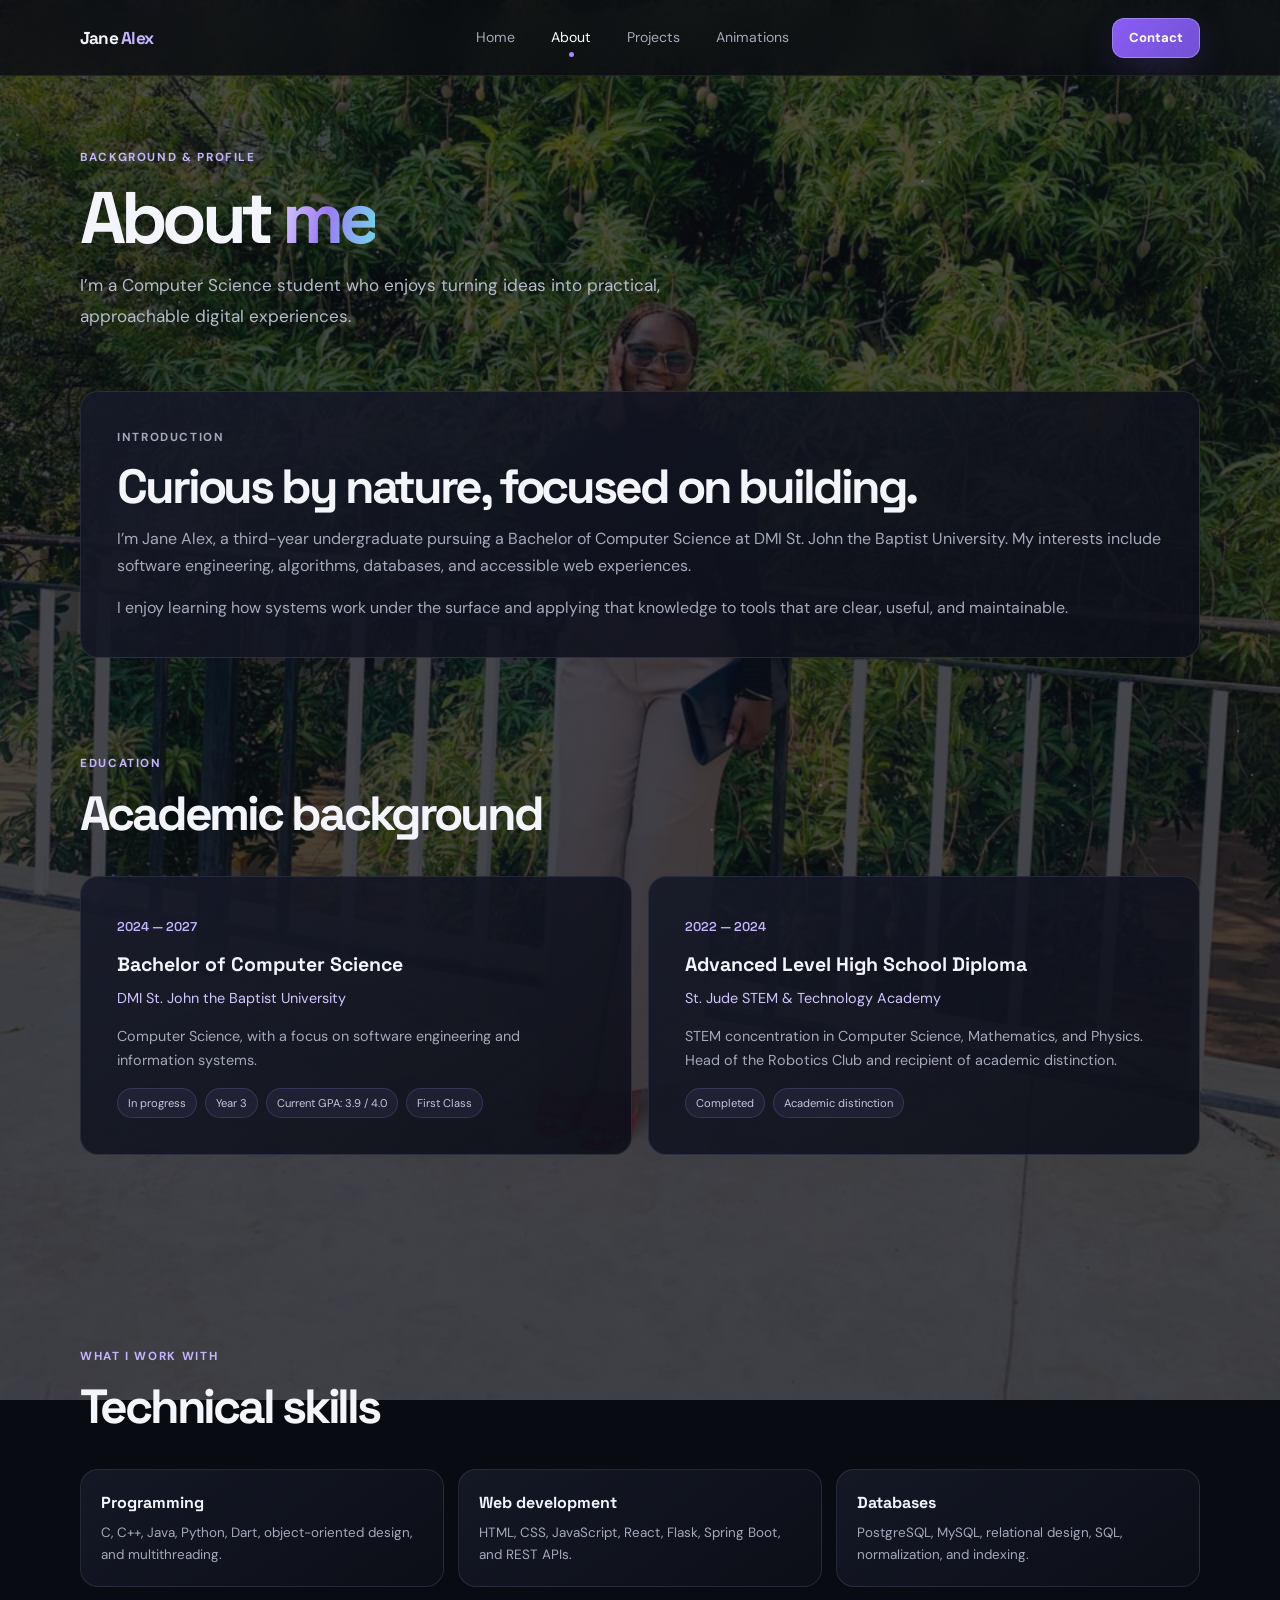
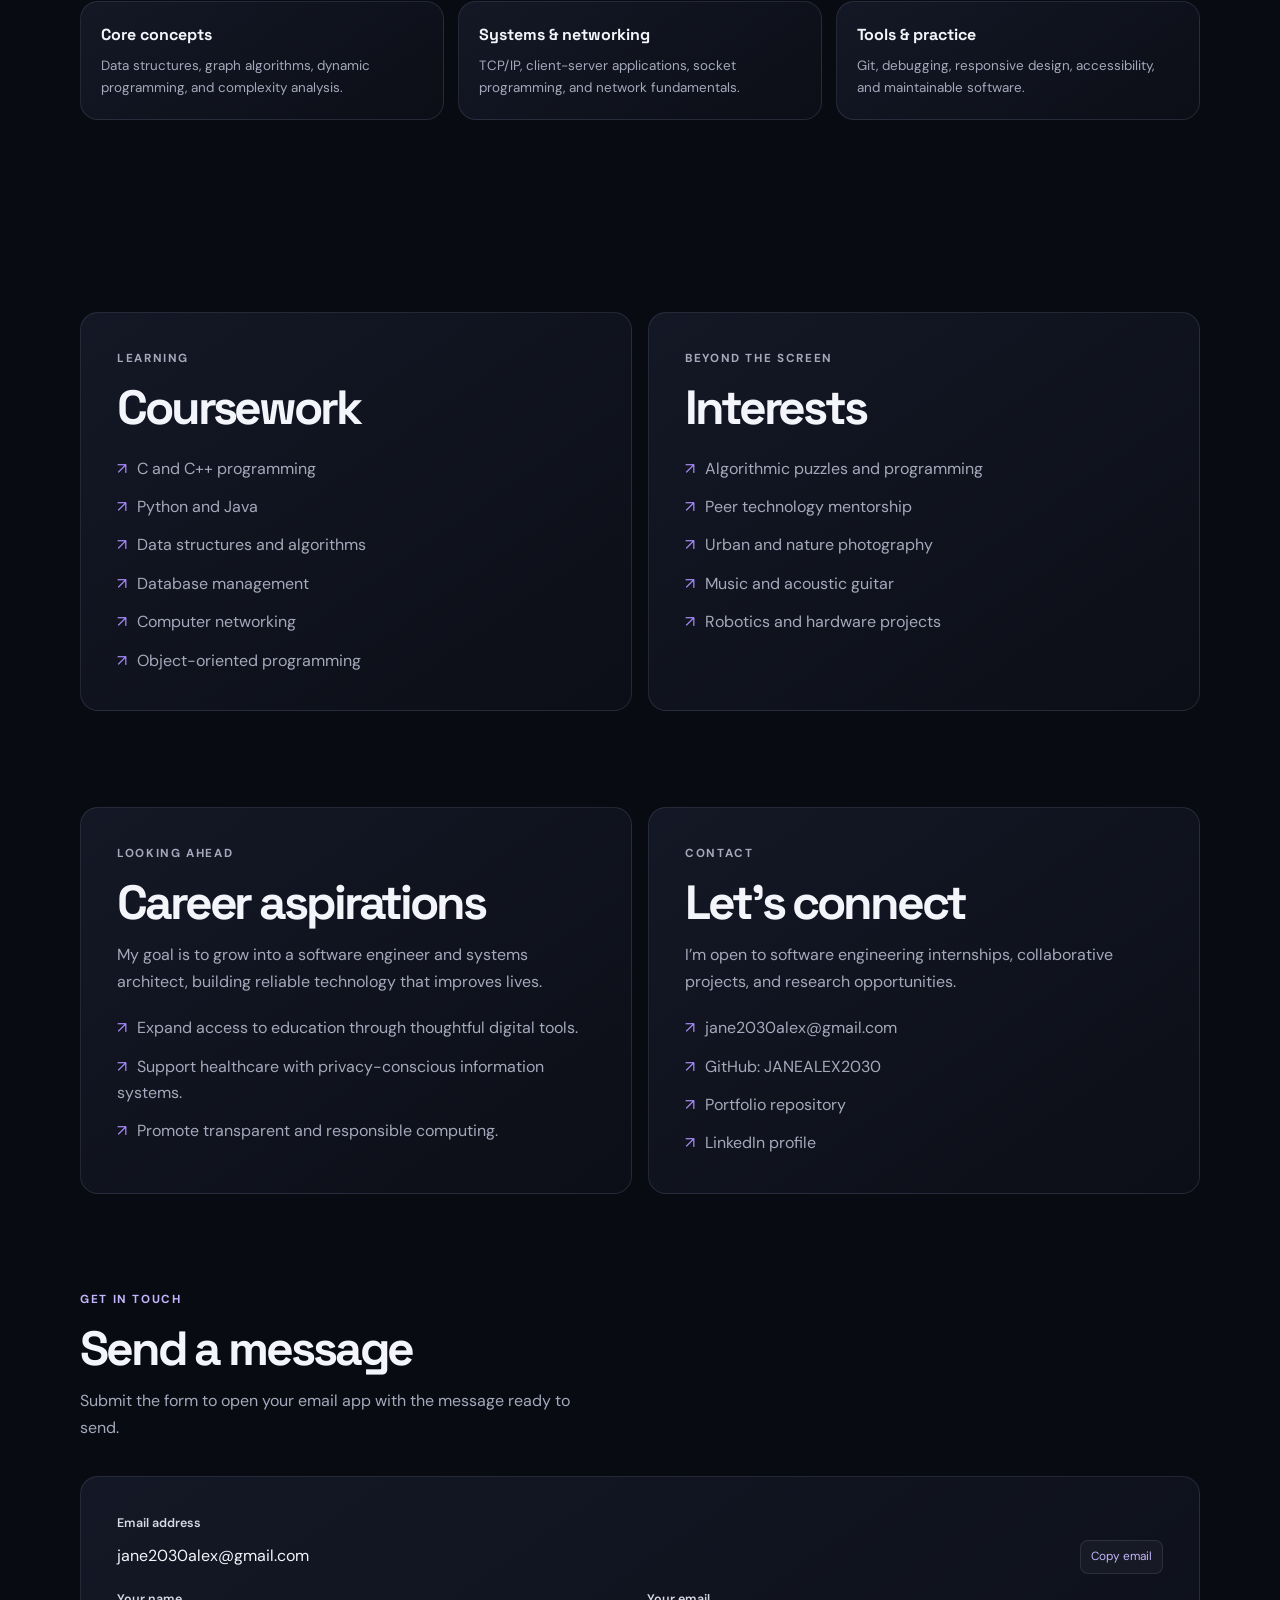
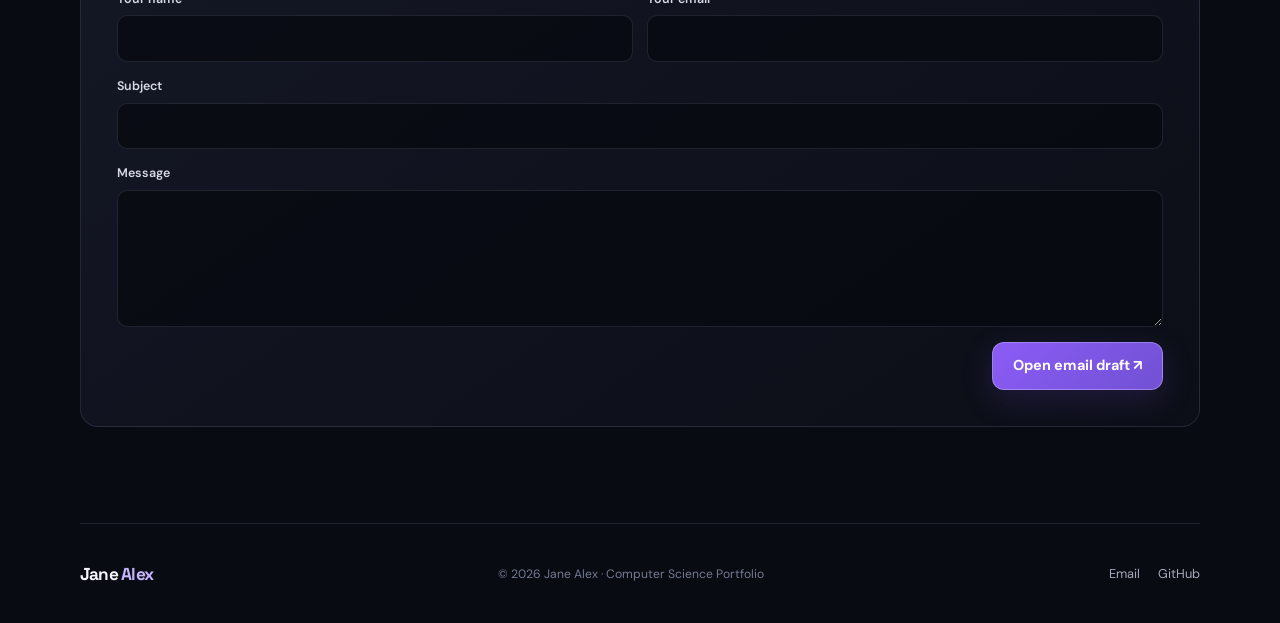
<file: about.html>
<!doctype html>
<html lang="en">
  <head>
    <meta charset="utf-8">
    <meta name="viewport" content="width=device-width, initial-scale=1">
    <meta name="description" content="Learn about Jane Alex, her education, skills, interests, and career goals.">
    <title>About | Jane Alex</title>
    <link rel="preconnect" href="https://fonts.googleapis.com">
    <link rel="preconnect" href="https://fonts.gstatic.com" crossorigin>
    <link href="https://fonts.googleapis.com/css2?family=DM+Sans:wght@400;500;600;700&family=Space+Grotesk:wght@400;500;600;700&display=swap" rel="stylesheet">
    <link rel="stylesheet" href="css/style.css">
    <script type="module" src="js/script.js"></script>
  </head>
  <body>
    <canvas class="ambient-canvas" aria-hidden="true"></canvas>
    <header class="site-header">
      <a class="brand" href="index.html">Jane <span>Alex</span></a>
      <button class="menu-toggle" type="button" aria-expanded="false" aria-controls="primary-nav" aria-label="Toggle navigation"><span></span><span></span><span></span></button>
      <nav class="primary-nav" id="primary-nav" aria-label="Main navigation">
        <a data-page="home" href="index.html">Home</a><a data-page="about" href="about.html">About</a><a data-page="projects" href="projects.html">Projects</a><a data-page="animations" href="animations.html">Animations</a>
      </nav>
      <a class="button button-small header-contact" href="mailto:jane2030alex@gmail.com">Contact</a>
    </header>

    <main class="page-width inner-page">
      <section class="page-title reveal"><p class="eyebrow">Background &amp; profile</p><h1>About <span class="gradient-text">me</span></h1><p class="lead">I’m a Computer Science student who enjoys turning ideas into practical, approachable digital experiences.</p></section>

      <section class="content-panel reveal">
        <p class="eyebrow">Introduction</p>
        <h2>Curious by nature, focused on building.</h2>
        <p>I’m Jane Alex, a third-year undergraduate pursuing a Bachelor of Computer Science at DMI St. John the Baptist University. My interests include software engineering, algorithms, databases, and accessible web experiences.</p>
        <p>I enjoy learning how systems work under the surface and applying that knowledge to tools that are clear, useful, and maintainable.</p>
      </section>

      <section class="section">
        <div class="section-heading reveal"><p class="eyebrow">Education</p><h2>Academic background</h2></div>
        <div class="education-grid">
          <article class="content-panel education-card reveal"><span class="timeline-date">2024 — 2027</span><h3>Bachelor of Computer Science</h3><p class="accent-text">DMI St. John the Baptist University</p><p>Computer Science, with a focus on software engineering and information systems.</p><div class="tag-row"><span>In progress</span><span>Year 3</span><span>Current GPA: 3.9 / 4.0</span><span>First Class</span></div></article>
          <article class="content-panel education-card reveal"><span class="timeline-date">2022 — 2024</span><h3>Advanced Level High School Diploma</h3><p class="accent-text">St. Jude STEM &amp; Technology Academy</p><p>STEM concentration in Computer Science, Mathematics, and Physics. Head of the Robotics Club and recipient of academic distinction.</p><div class="tag-row"><span>Completed</span><span>Academic distinction</span></div></article>
        </div>
      </section>

      <section class="section">
        <div class="section-heading reveal"><p class="eyebrow">What I work with</p><h2>Technical skills</h2></div>
        <div class="skills-grid">
          <article class="skill-card reveal"><h3>Programming</h3><p>C, C++, Java, Python, Dart, object-oriented design, and multithreading.</p></article>
          <article class="skill-card reveal"><h3>Web development</h3><p>HTML, CSS, JavaScript, React, Flask, Spring Boot, and REST APIs.</p></article>
          <article class="skill-card reveal"><h3>Databases</h3><p>PostgreSQL, MySQL, relational design, SQL, normalization, and indexing.</p></article>
          <article class="skill-card reveal"><h3>Core concepts</h3><p>Data structures, graph algorithms, dynamic programming, and complexity analysis.</p></article>
          <article class="skill-card reveal"><h3>Systems &amp; networking</h3><p>TCP/IP, client-server applications, socket programming, and network fundamentals.</p></article>
          <article class="skill-card reveal"><h3>Tools &amp; practice</h3><p>Git, debugging, responsive design, accessibility, and maintainable software.</p></article>
        </div>
      </section>

      <section class="section two-column">
        <article class="content-panel reveal"><p class="eyebrow">Learning</p><h2>Coursework</h2><ul class="clean-list"><li>C and C++ programming</li><li>Python and Java</li><li>Data structures and algorithms</li><li>Database management</li><li>Computer networking</li><li>Object-oriented programming</li></ul></article>
        <article class="content-panel reveal"><p class="eyebrow">Beyond the screen</p><h2>Interests</h2><ul class="clean-list"><li>Algorithmic puzzles and programming</li><li>Peer technology mentorship</li><li>Urban and nature photography</li><li>Music and acoustic guitar</li><li>Robotics and hardware projects</li></ul></article>
      </section>

      <section class="two-column">
        <article class="content-panel reveal"><p class="eyebrow">Looking ahead</p><h2>Career aspirations</h2><p>My goal is to grow into a software engineer and systems architect, building reliable technology that improves lives.</p><ul class="clean-list"><li>Expand access to education through thoughtful digital tools.</li><li>Support healthcare with privacy-conscious information systems.</li><li>Promote transparent and responsible computing.</li></ul></article>
        <article class="content-panel reveal"><p class="eyebrow">Contact</p><h2>Let’s connect</h2><p>I’m open to software engineering internships, collaborative projects, and research opportunities.</p><ul class="clean-list"><li><a href="mailto:jane2030alex@gmail.com">jane2030alex@gmail.com</a></li><li><a href="https://github.com/JANEALEX2030" target="_blank" rel="noopener noreferrer">GitHub: JANEALEX2030</a></li><li><a href="https://github.com/JANEALEX2030/personal-portfolio" target="_blank" rel="noopener noreferrer">Portfolio repository</a></li><li><a href="https://linkedin.com/in/jane-alex-cs" target="_blank" rel="noopener noreferrer">LinkedIn profile</a></li></ul></article>
      </section>

      <section class="section" id="contact">
        <div class="section-heading reveal"><p class="eyebrow">Get in touch</p><h2>Send a message</h2><p class="section-intro">Submit the form to open your email app with the message ready to send.</p></div>
        <form class="content-panel contact-form reveal" id="contact-form">
          <div class="form-field"><label for="contact-email-display">Email address</label><div class="form-actions"><a id="contact-email-display" href="mailto:jane2030alex@gmail.com">jane2030alex@gmail.com</a><button class="email-copy" type="button" data-copy-email>Copy email</button></div></div>
          <div class="contact-form-grid">
            <div class="form-field"><label for="sender-name">Your name</label><input id="sender-name" name="name" autocomplete="name" required></div>
            <div class="form-field"><label for="sender-email">Your email</label><input id="sender-email" name="email" type="email" autocomplete="email" required></div>
            <div class="form-field form-field-full"><label for="message-subject">Subject</label><input id="message-subject" name="subject" required></div>
            <div class="form-field form-field-full"><label for="message-body">Message</label><textarea id="message-body" name="message" rows="5" required></textarea></div>
          </div>
          <div class="form-actions"><p class="form-status" id="contact-status" role="status" aria-live="polite"></p><button class="button" type="submit">Open email draft ↗</button></div>
        </form>
      </section>
    </main>

    <footer class="site-footer page-width"><a class="brand" href="index.html">Jane <span>Alex</span></a><p>© 2026 Jane Alex · Computer Science Portfolio</p><div class="footer-links"><a href="mailto:jane2030alex@gmail.com">Email</a><a href="https://github.com/JANEALEX2030" target="_blank" rel="noopener noreferrer">GitHub</a></div></footer>
  </body>
</html>
</file>
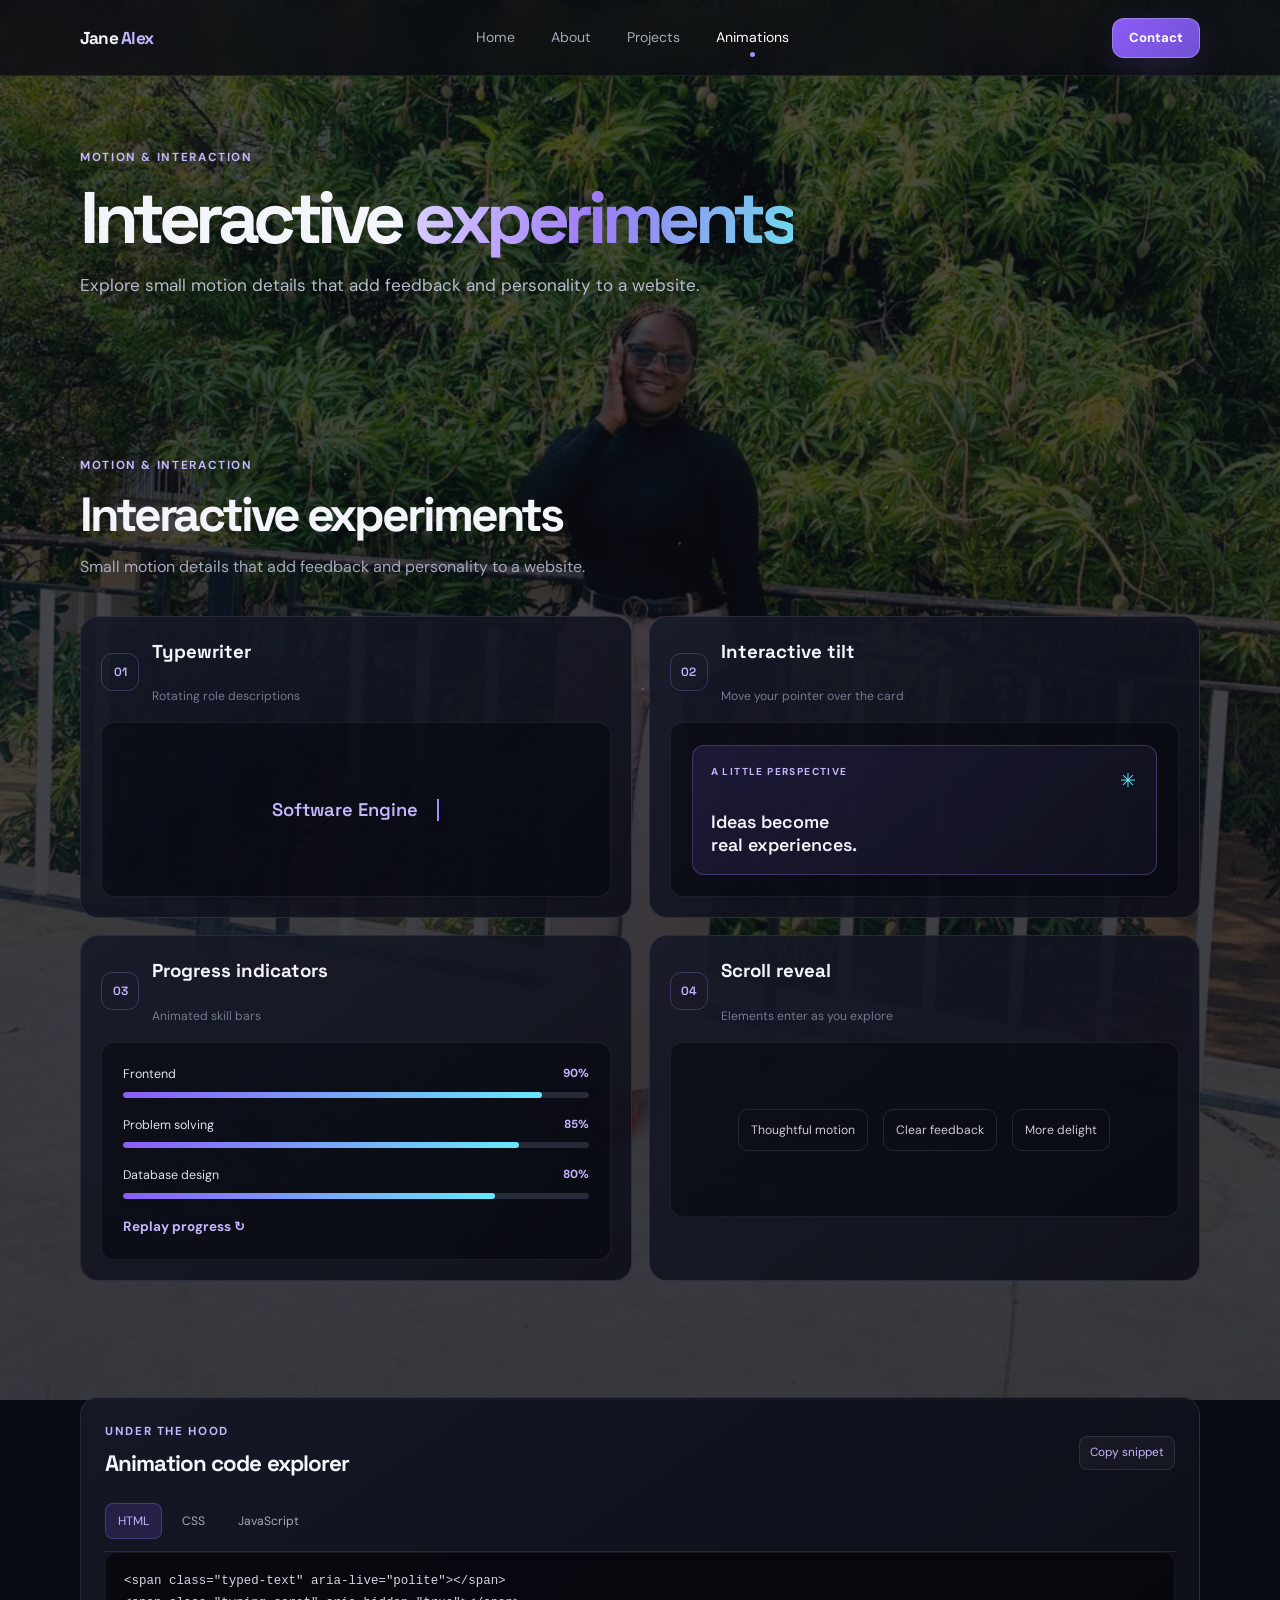
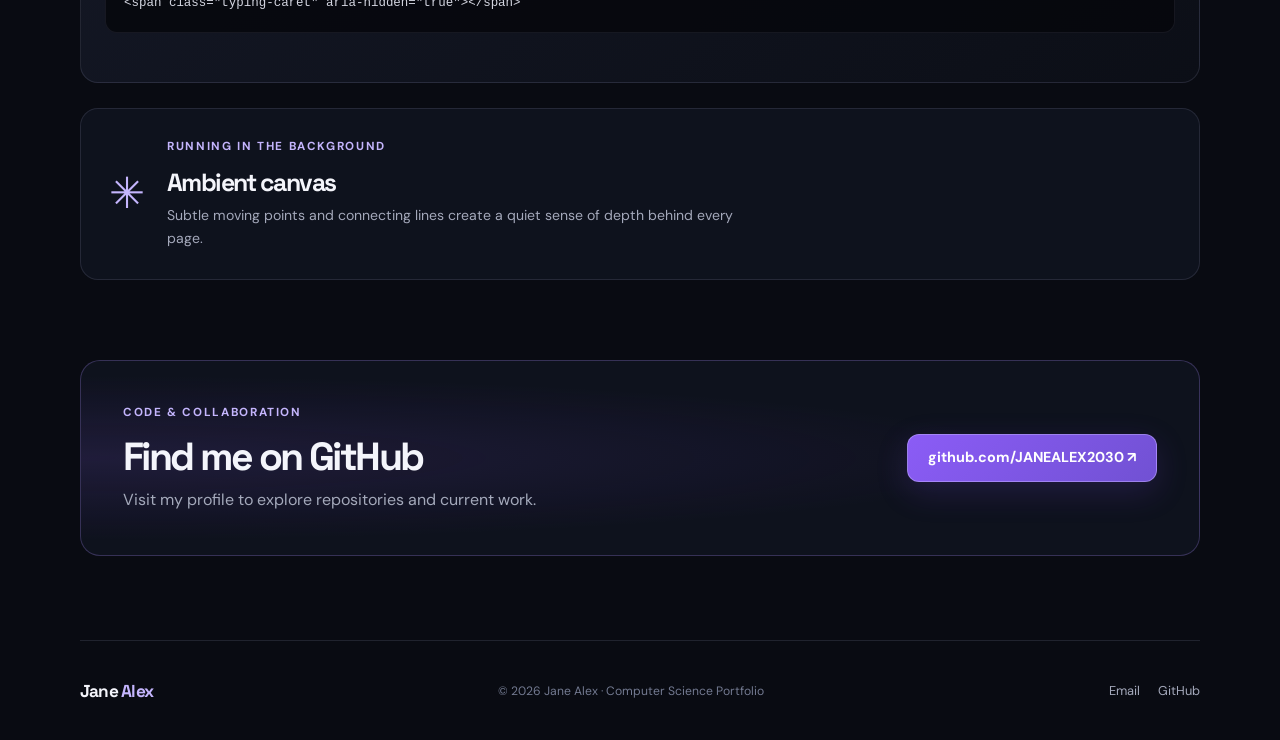
<file: animations.html>
<!doctype html>
<html lang="en">
  <head>
    <meta charset="utf-8">
    <meta name="viewport" content="width=device-width, initial-scale=1">
    <meta name="description" content="Interactive web animation demonstrations by Jane Alex.">
    <title>Animations | Jane Alex</title>
    <link rel="preconnect" href="https://fonts.googleapis.com">
    <link rel="preconnect" href="https://fonts.gstatic.com" crossorigin>
    <link href="https://fonts.googleapis.com/css2?family=DM+Sans:wght@400;500;600;700&family=Space+Grotesk:wght@400;500;600;700&display=swap" rel="stylesheet">
    <link rel="stylesheet" href="css/style.css">
    <script type="module" src="js/script.js"></script>
  </head>
  <body>
    <canvas class="ambient-canvas" aria-hidden="true"></canvas>
    <header class="site-header">
      <a class="brand" href="index.html">Jane <span>Alex</span></a>
      <button class="menu-toggle" type="button" aria-expanded="false" aria-controls="primary-nav" aria-label="Toggle navigation"><span></span><span></span><span></span></button>
      <nav class="primary-nav" id="primary-nav" aria-label="Main navigation">
        <a data-page="home" href="index.html">Home</a><a data-page="about" href="about.html">About</a><a data-page="projects" href="projects.html">Projects</a><a data-page="animations" href="animations.html">Animations</a>
      </nav>
      <a class="button button-small header-contact" href="mailto:jane2030alex@gmail.com">Contact</a>
    </header>

    <main class="page-width inner-page">
      <section class="page-title reveal"><p class="eyebrow">Motion &amp; interaction</p><h1>Interactive <span class="gradient-text">experiments</span></h1><p class="lead">Explore small motion details that add feedback and personality to a website.</p></section>
      <section class="section" id="animations">
        <div class="section-heading reveal"><p class="eyebrow">Motion &amp; interaction</p><h2>Interactive experiments</h2><p class="section-intro">Small motion details that add feedback and personality to a website.</p></div>
        <div class="demo-grid">
          <article class="demo-card reveal"><div class="demo-heading"><span class="demo-number">01</span><div><h3>Typewriter</h3><p>Rotating role descriptions</p></div></div><div class="demo-stage typing-stage"><span id="demo-typed">Software Engineer</span><span class="typing-caret" aria-hidden="true"></span></div></article>
          <article class="demo-card reveal"><div class="demo-heading"><span class="demo-number">02</span><div><h3>Interactive tilt</h3><p>Move your pointer over the card</p></div></div><div class="demo-stage"><div class="tilt-card" data-tilt><span class="eyebrow">A little perspective</span><strong>Ideas become<br>real experiences.</strong><span class="tilt-spark">✳</span></div></div></article>
          <article class="demo-card reveal"><div class="demo-heading"><span class="demo-number">03</span><div><h3>Progress indicators</h3><p>Animated skill bars</p></div></div><div class="demo-stage skill-demo"><div class="meter-row"><div><span>Frontend</span><b>90%</b></div><div class="meter"><i data-level="90"></i></div></div><div class="meter-row"><div><span>Problem solving</span><b>85%</b></div><div class="meter"><i data-level="85"></i></div></div><div class="meter-row"><div><span>Database design</span><b>80%</b></div><div class="meter"><i data-level="80"></i></div></div><button class="text-link replay-button" type="button">Replay progress ↻</button></div></article>
          <article class="demo-card reveal"><div class="demo-heading"><span class="demo-number">04</span><div><h3>Scroll reveal</h3><p>Elements enter as you explore</p></div></div><div class="demo-stage reveal-sample"><span class="reveal-chip">Thoughtful motion</span><span class="reveal-chip">Clear feedback</span><span class="reveal-chip">More delight</span></div></article>
        </div>
      </section>
      <section class="code-explorer reveal" aria-labelledby="code-explorer-title">
        <div class="code-explorer-heading"><div><p class="eyebrow">Under the hood</p><h2 id="code-explorer-title">Animation code explorer</h2></div><button class="email-copy code-copy" type="button" id="copy-code">Copy snippet</button></div>
        <div class="code-tabs" role="tablist" aria-label="Code language">
          <button class="code-tab" type="button" role="tab" data-code-tab="html" aria-selected="true">HTML</button>
          <button class="code-tab" type="button" role="tab" data-code-tab="css" aria-selected="false">CSS</button>
          <button class="code-tab" type="button" role="tab" data-code-tab="js" aria-selected="false">JavaScript</button>
        </div>
        <pre class="code-block"><code id="demo-code">&lt;span class="typed-text" aria-live="polite"&gt;&lt;/span&gt;
&lt;span class="typing-caret" aria-hidden="true"&gt;&lt;/span&gt;</code></pre>
        <p class="form-status" id="code-status" role="status" aria-live="polite"></p>
      </section>
      <section class="ambient-note reveal"><span class="ambient-symbol">✳</span><div><p class="eyebrow">Running in the background</p><h2>Ambient canvas</h2><p>Subtle moving points and connecting lines create a quiet sense of depth behind every page.</p></div></section>
      <section class="contact-panel reveal"><div><p class="eyebrow">Code &amp; collaboration</p><h2>Find me on GitHub</h2><p>Visit my profile to explore repositories and current work.</p></div><a class="button" href="https://github.com/JANEALEX2030" target="_blank" rel="noopener noreferrer">github.com/JANEALEX2030 ↗</a></section>
    </main>

    <footer class="site-footer page-width"><a class="brand" href="index.html">Jane <span>Alex</span></a><p>© 2026 Jane Alex · Computer Science Portfolio</p><div class="footer-links"><a href="mailto:jane2030alex@gmail.com">Email</a><a href="https://github.com/JANEALEX2030" target="_blank" rel="noopener noreferrer">GitHub</a></div></footer>
  </body>
</html>
</file>
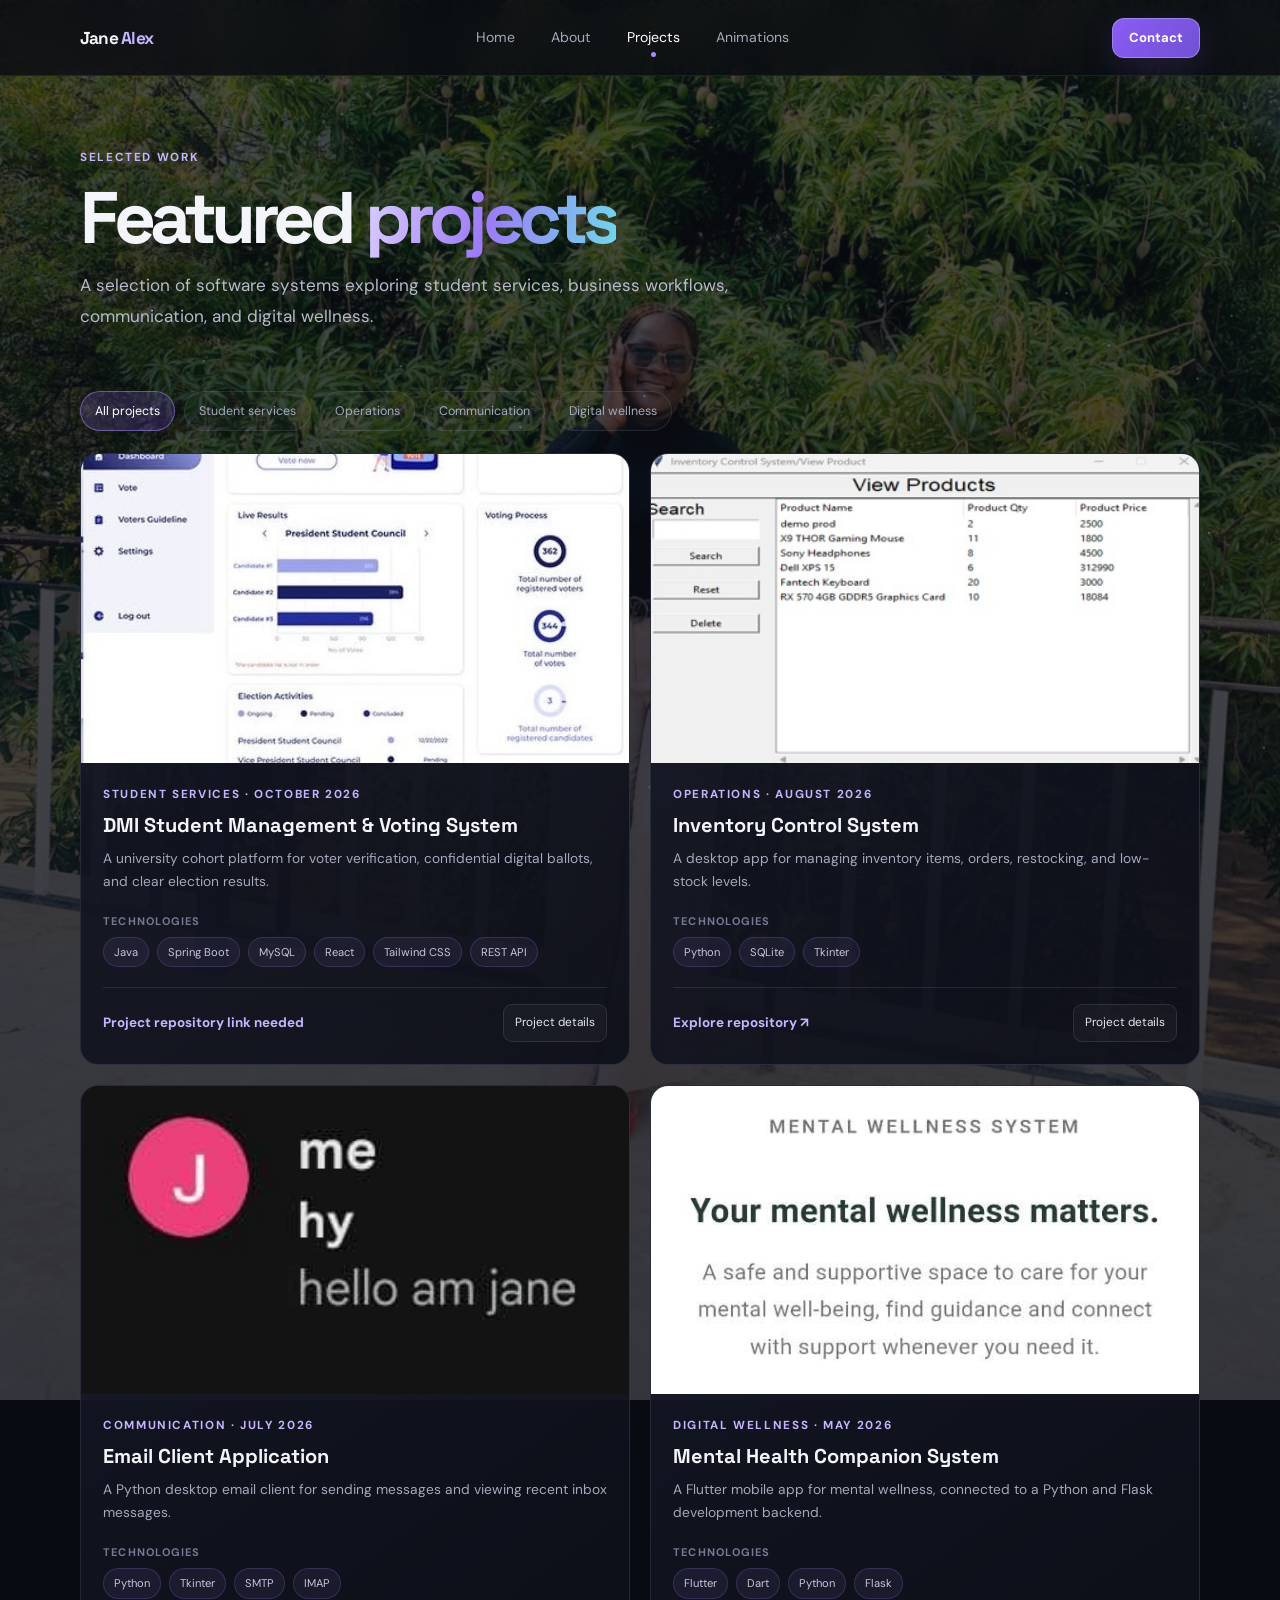
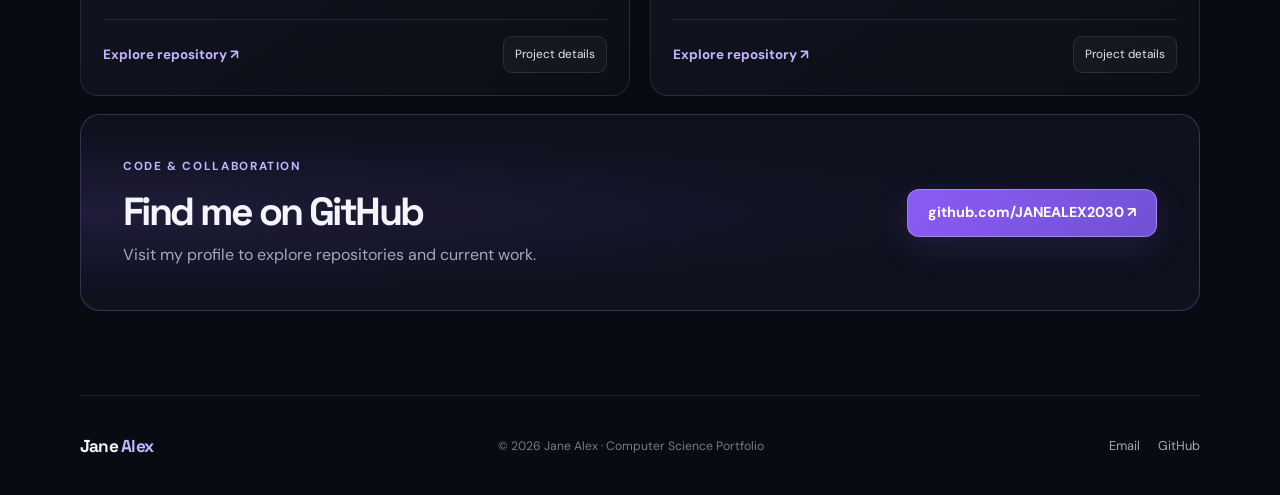
<file: projects.html>
<!doctype html>
<html lang="en">
  <head>
    <meta charset="utf-8">
    <meta name="viewport" content="width=device-width, initial-scale=1">
    <meta name="description" content="Explore Jane Alex's software projects in student services, operations, communication, and digital wellness.">
    <title>Projects | Jane Alex</title>
    <link rel="preconnect" href="https://fonts.googleapis.com">
    <link rel="preconnect" href="https://fonts.gstatic.com" crossorigin>
    <link href="https://fonts.googleapis.com/css2?family=DM+Sans:wght@400;500;600;700&family=Space+Grotesk:wght@400;500;600;700&display=swap" rel="stylesheet">
    <link rel="stylesheet" href="css/style.css">
    <script type="module" src="js/script.js"></script>
  </head>
  <body>
    <canvas class="ambient-canvas" aria-hidden="true"></canvas>
    <header class="site-header">
      <a class="brand" href="index.html">Jane <span>Alex</span></a>
      <button class="menu-toggle" type="button" aria-expanded="false" aria-controls="primary-nav" aria-label="Toggle navigation"><span></span><span></span><span></span></button>
      <nav class="primary-nav" id="primary-nav" aria-label="Main navigation">
        <a data-page="home" href="index.html">Home</a><a data-page="about" href="about.html">About</a><a data-page="projects" href="projects.html">Projects</a><a data-page="animations" href="animations.html">Animations</a>
      </nav>
      <a class="button button-small header-contact" href="mailto:jane2030alex@gmail.com">Contact</a>
    </header>

    <main class="page-width inner-page">
      <section class="page-title reveal"><p class="eyebrow">Selected work</p><h1>Featured <span class="gradient-text">projects</span></h1><p class="lead">A selection of software systems exploring student services, business workflows, communication, and digital wellness.</p></section>
      <div class="project-filters" role="group" aria-label="Filter projects">
        <button class="filter-button" type="button" data-filter="all" aria-pressed="true">All projects</button>
        <button class="filter-button" type="button" data-filter="student" aria-pressed="false">Student services</button>
        <button class="filter-button" type="button" data-filter="operations" aria-pressed="false">Operations</button>
        <button class="filter-button" type="button" data-filter="communication" aria-pressed="false">Communication</button>
        <button class="filter-button" type="button" data-filter="wellness" aria-pressed="false">Digital wellness</button>
      </div>
      <section class="project-grid">
        <article class="project-card reveal" data-category="student">
          <div class="project-image-link">
            <img src="images/Voting SYstem.jpeg" alt="Student management and voting platform project artwork">
          </div>
          <div class="project-body"><p class="eyebrow">Student services · October 2026</p><h2>DMI Student Management &amp; Voting System</h2><p>A university cohort platform for voter verification, confidential digital ballots, and clear election results.</p><h3>Technologies</h3><div class="tag-row"><span>Java</span><span>Spring Boot</span><span>MySQL</span><span>React</span><span>Tailwind CSS</span><span>REST API</span></div><div class="project-actions"><span class="text-link">Project repository link needed</span><button class="details-button" type="button" data-project-details="student-voting">Project details</button></div></div>
        </article>
        <article class="project-card reveal" data-category="operations">
          <a class="project-image-link" href="https://github.com/JANEALEX2030/inventory-control-system" target="_blank" rel="noopener noreferrer" aria-label="View the Inventory Control System repository on GitHub">
            <img src="images/Inventory Control 1.jpeg" alt="Inventory management dashboard artwork">
            <span class="image-link-label">View project repository ↗</span>
          </a>
          <div class="project-body"><p class="eyebrow">Operations · August 2026</p><h2>Inventory Control System</h2><p>A desktop app for managing inventory items, orders, restocking, and low-stock levels.</p><h3>Technologies</h3><div class="tag-row"><span>Python</span><span>SQLite</span><span>Tkinter</span></div><div class="project-actions"><a class="text-link" href="https://github.com/JANEALEX2030/inventory-control-system" target="_blank" rel="noopener noreferrer">Explore repository ↗</a><button class="details-button" type="button" data-project-details="inventory">Project details</button></div></div>
        </article>
        <article class="project-card reveal" data-category="communication">
          <a class="project-image-link" href="https://github.com/JANEALEX2030/EMAIL-SENDER-APPLICATION" target="_blank" rel="noopener noreferrer" aria-label="View the Email Sender Application repository on GitHub">
            <img src="images/Email Sender Application.jpg" alt="Multi-channel messaging application artwork">
            <span class="image-link-label">View project repository ↗</span>
          </a>
          <div class="project-body"><p class="eyebrow">Communication · July 2026</p><h2>Email Client Application</h2><p>A Python desktop email client for sending messages and viewing recent inbox messages.</p><h3>Technologies</h3><div class="tag-row"><span>Python</span><span>Tkinter</span><span>SMTP</span><span>IMAP</span></div><div class="project-actions"><a class="text-link" href="https://github.com/JANEALEX2030/EMAIL-SENDER-APPLICATION" target="_blank" rel="noopener noreferrer">Explore repository ↗</a><button class="details-button" type="button" data-project-details="sender">Project details</button></div></div>
        </article>
        <article class="project-card project-card-text reveal" data-category="wellness">
          <a class="project-image-link" href="https://github.com/JANEALEX2030/mental-health-companion-system" target="_blank" rel="noopener noreferrer" aria-label="View the Mental Health Companion System repository on GitHub">
            <img src="images/Mobile App on Mental Health.jpeg" alt="Suliwekha mental wellness mobile app welcome screen">
            <span class="image-link-label">View project repository ↗</span>
          </a>
          <div class="project-body"><p class="eyebrow">Digital wellness · May 2026</p><h2>Mental Health Companion System</h2><p>A Flutter mobile app for mental wellness, connected to a Python and Flask development backend.</p><h3>Technologies</h3><div class="tag-row"><span>Flutter</span><span>Dart</span><span>Python</span><span>Flask</span></div><div class="project-actions"><a class="text-link" href="https://github.com/JANEALEX2030/mental-health-companion-system" target="_blank" rel="noopener noreferrer">Explore repository ↗</a><button class="details-button" type="button" data-project-details="wellness">Project details</button></div></div>
        </article>
      </section>
      <dialog class="project-dialog" id="project-dialog" aria-labelledby="dialog-title">
        <div class="dialog-content">
          <div class="dialog-header"><div><p class="eyebrow" id="dialog-category"></p><h2 id="dialog-title"></h2></div><button class="dialog-close" type="button" aria-label="Close project details">×</button></div>
          <section class="dialog-section"><h3>Project overview</h3><p id="dialog-description"></p></section>
          <section class="dialog-section"><h3>Problem addressed</h3><p id="dialog-problem"></p></section>
          <section class="dialog-section"><h3>Key features</h3><ul class="dialog-features" id="dialog-features"></ul></section>
          <section class="dialog-section"><h3>Technologies</h3><div class="tag-row" id="dialog-technologies"></div></section>
          <div class="dialog-footer"><p id="dialog-role"></p><a class="button button-small" href="https://github.com/JANEALEX2030" target="_blank" rel="noopener noreferrer">Visit GitHub profile ↗</a></div>
        </div>
      </dialog>
      <section class="contact-panel reveal"><div><p class="eyebrow">Code &amp; collaboration</p><h2>Find me on GitHub</h2><p>Visit my profile to explore repositories and current work.</p></div><a class="button" href="https://github.com/JANEALEX2030" target="_blank" rel="noopener noreferrer">github.com/JANEALEX2030 ↗</a></section>
    </main>

    <footer class="site-footer page-width"><a class="brand" href="index.html">Jane <span>Alex</span></a><p>© 2026 Jane Alex · Computer Science Portfolio</p><div class="footer-links"><a href="mailto:jane2030alex@gmail.com">Email</a><a href="https://github.com/JANEALEX2030" target="_blank" rel="noopener noreferrer">GitHub</a></div></footer>
  </body>
</html>
</file>
<file: css/style.css>
:root {
  color-scheme: dark;
  --page: #090b12;
  --panel: rgba(17, 20, 32, .82);
  --panel-strong: #111420;
  --line: rgba(156, 163, 190, .16);
  --text: #f4f5fb;
  --muted: #a4a9bb;
  --subtle: #737a91;
  --accent: #a78bfa;
  --accent-bright: #c4b5fd;
  --cyan: #67e8f9;
  --font-body: "DM Sans", "Segoe UI", sans-serif;
  --font-display: "Space Grotesk", "Segoe UI", sans-serif;
}

* { box-sizing: border-box; }

html { min-width: 320px; scroll-behavior: smooth; }

body {
  min-height: 100vh;
  margin: 0;
  overflow-x: hidden;
  background:
    linear-gradient(rgba(9, 11, 18, .72), rgba(9, 11, 18, .86)),
    url("../images/background.jpeg") center 38% / cover fixed no-repeat,
    var(--page);
  color: var(--text);
  font-family: var(--font-body);
  line-height: 1.65;
  -webkit-font-smoothing: antialiased;
}

body::selection { color: white; background: #6d4ad1; }
a { color: inherit; text-decoration: none; }
button { font: inherit; }
img { display: block; max-width: 100%; }

.ambient-canvas {
  position: fixed;
  z-index: 0;
  inset: 0;
  width: 100%;
  height: 100%;
  pointer-events: none;
  opacity: .46;
}

.page-width { width: min(1120px, calc(100% - 48px)); margin-inline: auto; }

.site-header {
  position: sticky;
  z-index: 5;
  top: 0;
  display: flex;
  min-height: 76px;
  align-items: center;
  justify-content: space-between;
  gap: 32px;
  padding: 0 max(24px, calc((100% - 1120px) / 2));
  border-bottom: 1px solid rgba(156, 163, 190, .12);
  background: rgba(9, 11, 18, .8);
  backdrop-filter: blur(18px);
}

.brand { flex: 0 0 auto; font: 700 1.08rem var(--font-display); letter-spacing: -.045em; }
.brand span { color: var(--accent-bright); }
.primary-nav { display: flex; align-items: center; gap: clamp(18px, 3vw, 36px); }
.primary-nav a, .footer-links a { color: var(--muted); font-size: .88rem; transition: color .2s ease; }
.primary-nav a:hover, .footer-links a:hover { color: white; }
.primary-nav a[aria-current="page"] { color: white; }
.primary-nav a[aria-current="page"]::after { display: block; width: 5px; height: 5px; margin: 3px auto -8px; border-radius: 50%; background: var(--accent); content: ""; }

.menu-toggle { display: none; width: 42px; height: 40px; padding: 10px; border: 1px solid var(--line); border-radius: 10px; background: transparent; }
.menu-toggle span { display: block; height: 2px; margin: 4px 0; border-radius: 2px; background: var(--text); }

.button {
  display: inline-flex;
  min-height: 48px;
  align-items: center;
  justify-content: center;
  gap: 12px;
  padding: 0 20px;
  border: 1px solid rgba(196, 181, 253, .48);
  border-radius: 12px;
  background: linear-gradient(135deg, #8b5cf6, #7151d3);
  box-shadow: 0 10px 32px rgba(109, 74, 209, .2);
  color: white;
  font-size: .9rem;
  font-weight: 700;
  transition: transform .2s ease, box-shadow .2s ease, border-color .2s ease;
}
.button:hover { transform: translateY(-2px); border-color: var(--accent-bright); box-shadow: 0 14px 36px rgba(109, 74, 209, .33); }
.button-small { min-height: 40px; padding-inline: 16px; font-size: .82rem; }
.button-quiet { border-color: var(--line); background: rgba(255,255,255,.035); box-shadow: none; color: #e4e6f0; }
.button-quiet:hover { background: rgba(255,255,255,.08); }

.hero { position: relative; z-index: 1; display: grid; min-height: 590px; grid-template-columns: 1.15fr .85fr; align-items: center; gap: 72px; padding-block: 74px 64px; }
.hero::before { position: absolute; z-index: -1; top: 0; right: 0; bottom: 0; left: 36%; background: linear-gradient(90deg, var(--page), rgba(9,11,18,.3)), linear-gradient(0deg, var(--page), transparent 65%), url("../images/background.jpg") center/cover; opacity: .12; content: ""; }
.hero-copy { position: relative; z-index: 1; }
.eyebrow { margin: 0 0 12px; color: var(--accent-bright); font-size: .73rem; font-weight: 700; letter-spacing: .14em; text-transform: uppercase; }
.status-dot { display: inline-block; width: 7px; height: 7px; margin: 0 8px 1px 0; border-radius: 50%; background: #68e3bf; box-shadow: 0 0 12px rgba(104,227,191,.8); }
h1, h2, h3, p { margin-top: 0; }
h1, h2, h3 { font-family: var(--font-display); }
.hero h1, .page-title h1 { margin-bottom: 12px; font-size: clamp(3rem, 6vw, 5rem); letter-spacing: -.075em; line-height: 1.08; }
.gradient-text { background: linear-gradient(100deg, #d6c9ff 4%, #9d7af5 48%, #70d8eb 100%); background-clip: text; -webkit-text-fill-color: transparent; }
.hero-role { min-height: 38px; margin: 0 0 18px; color: #d7d9e5; font-size: clamp(1.05rem, 2vw, 1.32rem); font-weight: 600; }
.typed-text { color: var(--accent-bright); }
.typing-caret { display: inline-block; width: 2px; height: 1.15em; margin-left: 4px; background: var(--accent); vertical-align: -.2em; animation: blink .8s step-end infinite; }
@keyframes blink { 50% { opacity: 0; } }
.lead { max-width: 600px; color: #b7bbca; font-size: 1.07rem; line-height: 1.8; }
.hero-actions { display: flex; flex-wrap: wrap; gap: 12px; margin-top: 28px; }
.focus-list { display: flex; flex-wrap: wrap; gap: 10px 18px; padding: 0; margin: 30px 0 0; color: var(--muted); font-size: .78rem; list-style: none; }
.focus-list li::before { margin-right: 7px; color: var(--accent); content: "✳"; }
.hero-portrait { position: relative; width: min(100%, 370px); aspect-ratio: 1; justify-self: end; padding: 10px; }
.hero-portrait::before { position: absolute; inset: 3%; border: 1px solid rgba(167,139,250,.35); border-radius: 50%; transform: scale(1.06); content: ""; }
.hero-portrait img { position: relative; z-index: 1; width: 100%; height: 100%; border: 2px solid rgba(202,195,237,.3); border-radius: 50%; object-fit: cover; object-position: center 27%; box-shadow: 0 30px 90px rgba(0,0,0,.42); }
.portrait-glow { position: absolute; inset: 10% -10%; border-radius: 50%; background: rgba(125, 87, 227, .26); filter: blur(65px); }
.portrait-caption { position: absolute; z-index: 2; right: 20px; bottom: 22px; left: 20px; display: flex; align-items: center; gap: 12px; padding: 14px; border: 1px solid rgba(255,255,255,.13); border-radius: 15px; background: rgba(11,12,20,.75); backdrop-filter: blur(12px); }
.caption-mark { display: grid; width: 40px; height: 40px; place-items: center; border-radius: 12px; background: rgba(167,139,250,.2); color: var(--accent-bright); font: 700 .9rem var(--font-display); }
.portrait-caption strong, .portrait-caption small { display: block; }
.portrait-caption strong { font: 600 .9rem var(--font-display); }
.portrait-caption small { margin-top: 2px; color: var(--muted); font-size: .73rem; }

.stats { position: relative; z-index: 1; display: grid; grid-template-columns: repeat(4, 1fr); padding: 27px 0; border-top: 1px solid var(--line); border-bottom: 1px solid var(--line); }
.stats div { display: flex; flex-direction: column; gap: 3px; padding-left: 26px; border-left: 1px solid var(--line); }
.stats div:first-child { padding-left: 0; border-left: 0; }
.stats strong { font: 600 1.45rem var(--font-display); letter-spacing: -.04em; }
.stats span { color: var(--subtle); font-size: .77rem; }

.section { position: relative; z-index: 1; padding-block: 96px; }
.section-heading { max-width: 680px; margin-bottom: 35px; }
.section-heading h2, .content-panel h2, .contact-panel h2, .ambient-note h2 { margin-bottom: 12px; font-size: clamp(2rem, 4vw, 3rem); letter-spacing: -.065em; line-height: 1.15; }
.muted-heading { color: #8d93a7; }
.section-intro { max-width: 520px; color: var(--muted); }
.home-cards { display: grid; grid-template-columns: repeat(3, 1fr); gap: 16px; }
.feature-card, .content-panel, .skill-card, .demo-card, .project-card { border: 1px solid var(--line); border-radius: 18px; background: linear-gradient(145deg, rgba(22,25,40,.91), rgba(13,15,24,.9)); }
.feature-card { min-height: 245px; padding: 24px; transition: transform .22s ease, border-color .22s ease, background .22s ease; }
.feature-card:hover { transform: translateY(-5px); border-color: rgba(167,139,250,.5); background: linear-gradient(145deg, rgba(34,29,55,.94), rgba(13,15,24,.9)); }
.card-icon { display: grid; width: 38px; height: 38px; place-items: center; border: 1px solid rgba(167,139,250,.27); border-radius: 11px; color: var(--accent-bright); font: 600 .75rem var(--font-display); }
.feature-card h3 { margin: 20px 0 8px; font-size: 1.12rem; }
.feature-card p { min-height: 54px; margin-bottom: 17px; color: var(--muted); font-size: .86rem; }
.card-link, .text-link { color: var(--accent-bright); font-size: .84rem; font-weight: 700; }
.card-link b { margin-left: 6px; }

.inner-page { position: relative; z-index: 1; min-height: calc(100vh - 180px); padding-top: 72px; }
.page-title { max-width: 780px; padding-bottom: 42px; }
.page-title h1 { font-size: clamp(2.8rem, 5.7vw, 4.65rem); }
.page-title .lead { max-width: 650px; }
.content-panel { padding: clamp(22px, 4vw, 36px); }
.content-panel p { color: var(--muted); }
.content-panel p:last-child { margin-bottom: 0; }
.education-grid { display: grid; grid-template-columns: 1fr 1fr; gap: 16px; }
.timeline-date { display: inline-block; margin-bottom: 14px; color: var(--accent-bright); font: 600 .8rem var(--font-display); }
.education-card h3 { margin-bottom: 6px; font-size: 1.22rem; }
.education-card p { font-size: .9rem; }
.education-card .accent-text { color: #d1c5ff; }
.tag-row { display: flex; flex-wrap: wrap; gap: 8px; margin-top: 15px; }
.tag-row span { padding: 5px 10px; border: 1px solid rgba(167,139,250,.19); border-radius: 999px; background: rgba(167,139,250,.08); color: #c9c4d9; font-size: .7rem; }
.skills-grid { display: grid; grid-template-columns: repeat(3, 1fr); gap: 14px; }
.skill-card { padding: 20px; }
.skill-card h3 { margin-bottom: 6px; font-size: 1rem; }
.skill-card p { margin-bottom: 0; color: var(--muted); font-size: .84rem; }
.two-column { display: grid; grid-template-columns: 1fr 1fr; gap: 16px; }
.clean-list { display: grid; gap: 12px; padding: 0; margin: 20px 0 0; color: var(--muted); list-style: none; }
.clean-list li::before { margin-right: 10px; color: var(--accent); content: "↗"; }
.contact-panel { display: flex; align-items: center; justify-content: space-between; gap: 25px; padding: clamp(24px, 5vw, 42px); margin-block: 18px 84px; border: 1px solid rgba(167,139,250,.26); border-radius: 20px; background: radial-gradient(ellipse at 0% 50%, rgba(121,85,211,.16), transparent 60%), var(--panel); }
.contact-panel h2 { margin-bottom: 8px; font-size: clamp(1.8rem, 3.5vw, 2.45rem); }
.contact-panel p:last-child { margin-bottom: 0; color: var(--muted); }

.project-grid { display: grid; grid-template-columns: repeat(2, minmax(0, 1fr)); gap: 20px; }
.project-card { overflow: hidden; transition: transform .24s ease, border-color .24s ease; }
.project-card:hover { transform: translateY(-4px); border-color: rgba(167,139,250,.42); }
.project-card[hidden] { display: none; }
.project-image-link { position: relative; display: block; overflow: hidden; aspect-ratio: 16 / 9; background: #151724; }
.project-image-link img { width: 100%; height: 100%; object-fit: cover; transition: transform .5s ease, opacity .3s ease; }
.project-image-link:hover img { transform: scale(1.045); opacity: .75; }
.image-link-label { position: absolute; right: 14px; bottom: 14px; padding: 8px 12px; border: 1px solid rgba(255,255,255,.17); border-radius: 9px; background: rgba(10,11,18,.76); color: white; font-size: .73rem; opacity: 0; transform: translateY(4px); transition: opacity .2s ease, transform .2s ease; }
.project-image-link:hover .image-link-label, .project-image-link:focus-visible .image-link-label { opacity: 1; transform: translateY(0); }
.project-body { padding: 22px; }
.project-body .eyebrow { margin-bottom: 8px; }
.project-body h2 { margin-bottom: 9px; font-size: 1.25rem; line-height: 1.3; }
.project-body p:not(.eyebrow) { min-height: 52px; margin-bottom: 15px; color: var(--muted); font-size: .86rem; }
.project-body h3 { margin-bottom: 0; color: var(--subtle); font: 700 .69rem var(--font-body); letter-spacing: .11em; text-transform: uppercase; }
.project-body .tag-row { margin: 9px 0 18px; }
.text-link:hover { color: white; }
.project-filters { display: flex; flex-wrap: wrap; gap: 9px; margin: 0 0 22px; }
.filter-button { padding: 9px 14px; border: 1px solid var(--line); border-radius: 999px; background: rgba(255,255,255,.025); color: var(--muted); cursor: pointer; font-size: .78rem; transition: background .2s ease, color .2s ease, border-color .2s ease; }
.filter-button:hover, .filter-button[aria-pressed="true"] { border-color: rgba(167,139,250,.5); background: rgba(139,92,246,.2); color: white; }
.project-actions { display: flex; align-items: center; justify-content: space-between; gap: 12px; margin-top: 20px; padding-top: 16px; border-top: 1px solid var(--line); }
.details-button { padding: 8px 11px; border: 1px solid var(--line); border-radius: 9px; background: rgba(255,255,255,.035); color: #e4e6f0; cursor: pointer; font-size: .74rem; transition: border-color .2s ease, background .2s ease; }
.details-button:hover { border-color: rgba(167,139,250,.45); background: rgba(139,92,246,.15); }
.project-dialog { width: min(680px, calc(100% - 32px)); max-height: min(85vh, 780px); padding: 0; overflow: auto; border: 1px solid rgba(167,139,250,.35); border-radius: 20px; background: #10121e; color: var(--text); box-shadow: 0 30px 100px rgba(0,0,0,.65); }
.project-dialog::backdrop { background: rgba(4,5,10,.78); backdrop-filter: blur(7px); }
.project-dialog[open] { animation: dialog-enter .18s ease-out; }
@keyframes dialog-enter { from { opacity: 0; transform: translateY(8px) scale(.99); } to { opacity: 1; transform: translateY(0) scale(1); } }
.dialog-content { padding: clamp(22px, 5vw, 36px); }
.dialog-header { display: flex; align-items: flex-start; justify-content: space-between; gap: 18px; padding-bottom: 18px; border-bottom: 1px solid var(--line); }
.dialog-header h2 { margin: 0; font-size: clamp(1.45rem, 4vw, 2rem); line-height: 1.2; }
.dialog-close { display: grid; width: 38px; height: 38px; flex: 0 0 auto; place-items: center; border: 1px solid var(--line); border-radius: 10px; background: rgba(255,255,255,.04); color: white; cursor: pointer; font-size: 1.2rem; }
.dialog-section { margin-top: 22px; }
.dialog-section h3 { margin-bottom: 7px; color: var(--accent-bright); font-size: .9rem; }
.dialog-section p { margin-bottom: 0; color: var(--muted); font-size: .9rem; }
.dialog-features { display: grid; gap: 9px; padding: 0; margin: 0; color: var(--muted); font-size: .86rem; list-style: none; }
.dialog-features li { position: relative; padding-left: 20px; }
.dialog-features li::before { position: absolute; left: 0; color: var(--accent-bright); content: "↗"; }
.dialog-footer { display: flex; align-items: center; justify-content: space-between; gap: 16px; margin-top: 24px; padding-top: 18px; border-top: 1px solid var(--line); }
.dialog-footer p { margin: 0; color: var(--subtle); font-size: .78rem; }

.contact-form { display: grid; gap: 15px; }
.contact-form-grid { display: grid; grid-template-columns: repeat(2, minmax(0, 1fr)); gap: 14px; }
.form-field { display: grid; gap: 6px; }
.form-field-full { grid-column: 1 / -1; }
.form-field label { color: #d7d9e5; font-size: .78rem; font-weight: 600; }
.form-field input, .form-field textarea { width: 100%; padding: 11px 12px; border: 1px solid var(--line); border-radius: 10px; outline: none; background: rgba(7,9,15,.7); color: var(--text); font: inherit; font-size: .86rem; }
.form-field input:focus, .form-field textarea:focus { border-color: rgba(167,139,250,.68); box-shadow: 0 0 0 3px rgba(139,92,246,.12); }
.form-field textarea { min-height: 120px; resize: vertical; }
.form-actions { display: flex; flex-wrap: wrap; align-items: center; justify-content: space-between; gap: 12px; }
.form-status { min-height: 1.4em; margin: 0; color: var(--muted); font-size: .78rem; }
.email-copy { display: inline-flex; min-height: 34px; align-items: center; padding: 0 10px; border: 1px solid var(--line); border-radius: 8px; background: rgba(255,255,255,.035); color: var(--accent-bright); cursor: pointer; font-size: .74rem; }
.project-visual { position: relative; display: flex; min-height: 236px; flex-direction: column; justify-content: space-between; overflow: hidden; padding: 22px; background: radial-gradient(circle at 75% 30%, rgba(103,232,249,.18), transparent 30%), linear-gradient(135deg, #1d1b35, #10131d 68%); }
.project-visual > span { position: relative; z-index: 1; color: #c4b5fd; font: 600 .84rem var(--font-display); }
.project-visual strong { position: relative; z-index: 1; font: 600 1.7rem/1.2 var(--font-display); letter-spacing: -.05em; }
.visual-orbit { position: absolute; top: 18px; right: 30px; width: 150px; height: 150px; border: 1px solid rgba(103,232,249,.22); border-radius: 50%; box-shadow: 0 0 0 22px rgba(103,232,249,.025), 0 0 0 48px rgba(167,139,250,.025); }
.project-card-text .project-body p:not(.eyebrow) { min-height: 52px; }

.demo-grid { display: grid; grid-template-columns: repeat(2, minmax(0, 1fr)); gap: 17px; }
.demo-card { padding: 20px; }
.demo-heading { display: flex; align-items: center; gap: 13px; margin-bottom: 16px; }
.demo-number { display: grid; width: 38px; height: 38px; flex: 0 0 auto; place-items: center; border: 1px solid rgba(167,139,250,.25); border-radius: 11px; color: var(--accent-bright); font: 600 .75rem var(--font-display); }
.demo-heading h2 { margin-bottom: 1px; font-size: 1.03rem; }
.demo-heading p { margin-bottom: 0; color: var(--subtle); font-size: .76rem; }
.demo-stage { display: flex; min-height: 175px; flex-direction: column; justify-content: center; gap: 15px; padding: 21px; border: 1px solid rgba(156,163,190,.1); border-radius: 13px; background: rgba(7,9,15,.55); }
.typing-stage { flex-direction: row; align-items: center; color: var(--accent-bright); font: 600 1.15rem var(--font-display); }
.tilt-card { position: relative; display: flex; min-height: 130px; flex-direction: column; justify-content: space-between; overflow: hidden; padding: 18px; border: 1px solid rgba(167,139,250,.28); border-radius: 12px; background: linear-gradient(140deg, rgba(91,67,163,.22), rgba(17,20,32,.8)); transition: transform .12s ease-out; }
.tilt-card .eyebrow { margin: 0; font-size: .63rem; }
.tilt-card strong { font: 600 1.12rem/1.25 var(--font-display); }
.tilt-spark { position: absolute; top: 19px; right: 20px; color: var(--cyan); font-size: 1.2rem; }
.skill-demo { gap: 17px; }
.meter-row > div:first-child { display: flex; justify-content: space-between; margin-bottom: 7px; color: #dfe1ea; font-size: .78rem; }
.meter-row b { color: var(--accent-bright); font-size: .73rem; }
.meter { height: 6px; overflow: hidden; border-radius: 10px; background: #272a39; }
.meter i { display: block; width: 0; height: 100%; border-radius: inherit; background: linear-gradient(90deg, #8b5cf6, #67e8f9); transition: width 1s cubic-bezier(.2,.8,.2,1); }
.meter i.is-filled { width: var(--meter-level); }
.replay-button { align-self: flex-start; padding: 0; border: 0; background: none; cursor: pointer; }
.reveal-sample { flex-direction: row; flex-wrap: wrap; align-items: center; justify-content: center; }
.reveal-chip { padding: 10px 12px; border: 1px solid var(--line); border-radius: 10px; color: #cbc9d8; font-size: .76rem; }
.code-explorer { position: relative; z-index: 1; padding: 24px; margin-top: 20px; border: 1px solid var(--line); border-radius: 18px; background: linear-gradient(145deg, rgba(22,25,40,.91), rgba(13,15,24,.9)); }
.code-explorer-heading { display: flex; align-items: center; justify-content: space-between; gap: 18px; }
.code-explorer-heading h2 { margin: 0; font-size: 1.4rem; letter-spacing: -.04em; }
.code-explorer-heading .eyebrow { margin-bottom: 5px; }
.code-tabs { display: flex; gap: 7px; padding-bottom: 12px; margin-top: 20px; border-bottom: 1px solid var(--line); }
.code-tab { padding: 7px 12px; border: 1px solid transparent; border-radius: 8px; background: none; color: var(--muted); cursor: pointer; font-size: .76rem; }
.code-tab[aria-selected="true"] { border-color: rgba(167,139,250,.25); background: rgba(139,92,246,.16); color: var(--accent-bright); }
.code-block { max-height: 260px; overflow: auto; padding: 18px; margin: 0; border: 1px solid rgba(156,163,190,.1); border-radius: 12px; background: rgba(5,7,12,.8); color: #d3d5e0; font: .78rem/1.7 "Cascadia Code", "JetBrains Mono", Consolas, monospace; white-space: pre-wrap; overflow-wrap: anywhere; }
.code-explorer > .form-status { margin-top: 8px; }
.ambient-note { display: flex; align-items: center; gap: 22px; padding: 28px; margin: 25px 0 80px; border: 1px solid var(--line); border-radius: 18px; background: var(--panel); }
.ambient-note h2 { margin-bottom: 7px; font-size: 1.55rem; }
.ambient-note p:last-child { max-width: 600px; margin-bottom: 0; color: var(--muted); font-size: .88rem; }
.ambient-symbol { color: var(--accent-bright); font-size: 2.7rem; animation: slow-spin 12s linear infinite; }
@keyframes slow-spin { to { transform: rotate(360deg); } }

.site-footer { position: relative; z-index: 1; display: flex; min-height: 100px; align-items: center; justify-content: space-between; gap: 20px; border-top: 1px solid var(--line); }
.site-footer p { margin: 0; color: var(--subtle); font-size: .76rem; }
.footer-links { display: flex; gap: 18px; }
.footer-links a { font-size: .8rem; }

.js-ready .reveal { opacity: 0; transform: translateY(17px); transition: opacity .65s ease, transform .65s cubic-bezier(.2,.75,.25,1); }
.js-ready .reveal.is-visible { opacity: 1; transform: translateY(0); }

@media (max-width: 800px) {
  .site-header { gap: 14px; }
  .menu-toggle { display: block; order: 3; margin-left: auto; cursor: pointer; }
  .header-contact { order: 2; }
  .primary-nav { position: absolute; top: calc(100% + 1px); right: 0; left: 0; display: none; flex-direction: column; align-items: stretch; gap: 0; padding: 8px 24px 18px; border-bottom: 1px solid var(--line); background: rgba(9,11,18,.97); }
  .primary-nav.is-open { display: flex; }
  .primary-nav a { padding: 12px 0; }
  .primary-nav a[aria-current="page"]::after { display: none; }
  .hero { min-height: auto; grid-template-columns: 1fr .72fr; gap: 30px; padding-block: 65px 48px; }
  .hero-portrait { width: min(100%, 300px); }
  .home-cards { grid-template-columns: 1fr 1fr; }
  .home-cards .feature-card:last-child { grid-column: span 2; min-height: 205px; }
  .skills-grid { grid-template-columns: repeat(2, 1fr); }
}

@media (max-width: 580px) {
  .page-width { width: min(100% - 36px, 480px); }
  .site-header { min-height: 66px; padding-inline: 18px; }
  .header-contact { min-height: 37px; padding-inline: 12px; }
  .hero { grid-template-columns: 1fr; gap: 36px; padding-top: 50px; }
  .hero::before { left: 0; }
  .hero h1 { font-size: clamp(2.8rem, 13vw, 4rem); }
  .hero-portrait { width: min(80%, 300px); justify-self: center; }
  .hero-actions { align-items: stretch; }
  .hero-actions .button { min-height: 44px; padding-inline: 14px; font-size: .82rem; }
  .focus-list { gap: 9px 14px; }
  .stats { grid-template-columns: repeat(2, 1fr); gap: 20px 0; }
  .stats div:nth-child(3) { padding-left: 0; border-left: 0; }
  .stats strong { font-size: 1.25rem; }
  .section { padding-block: 68px; }
  .home-cards, .education-grid, .skills-grid, .two-column, .project-grid, .demo-grid { grid-template-columns: 1fr; }
  .home-cards .feature-card:last-child { grid-column: auto; }
  .feature-card { min-height: 215px; }
  .inner-page { padding-top: 52px; }
  .page-title { padding-bottom: 28px; }
  .page-title h1 { font-size: clamp(2.65rem, 12vw, 3.7rem); }
  .contact-panel { align-items: flex-start; flex-direction: column; margin-bottom: 60px; }
  .contact-panel .button { width: 100%; }
  .contact-form-grid { grid-template-columns: 1fr; }
  .dialog-footer { align-items: flex-start; flex-direction: column; }
  .site-footer { align-items: flex-start; flex-direction: column; justify-content: center; gap: 9px; padding-block: 22px; }
  .footer-links { margin-top: 3px; }
  .ambient-note { align-items: flex-start; padding: 20px; }
}

@media (prefers-reduced-motion: reduce) {
  *, *::before, *::after { scroll-behavior: auto !important; animation-duration: .01ms !important; animation-iteration-count: 1 !important; transition-duration: .01ms !important; }
  .js-ready .reveal { opacity: 1; transform: none; }
}
</file>
